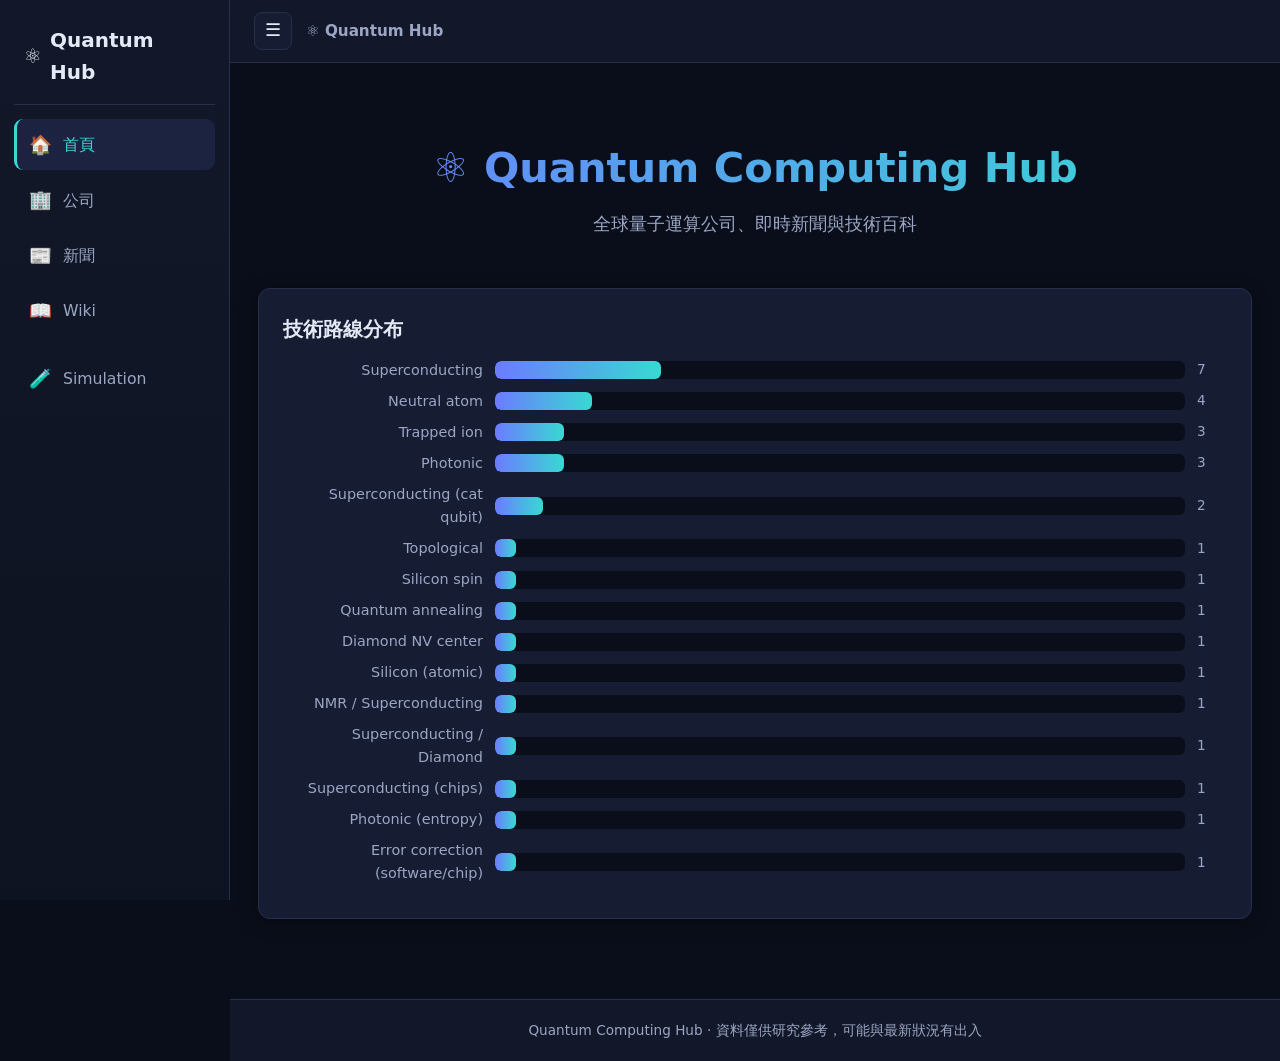
<file: index.html>
<!DOCTYPE html>
<html lang="zh-Hant">
<head>
  <meta charset="UTF-8">
  <meta name="viewport" content="width=device-width, initial-scale=1.0">
  <title>Quantum Hub — 首頁</title>
  <link rel="stylesheet" href="css/style.css">
</head>
<body data-page="home">
  <main class="container">
    <section class="hero">
      <h1>⚛ Quantum Computing Hub</h1>
      <p>全球量子運算公司、即時新聞與技術百科</p>
    </section>

    <section class="panel">
      <h2>技術路線分布</h2>
      <div class="tech-bars" id="tech-bars"></div>
    </section>
  </main>

  <script src="js/common.js"></script>
  <script src="js/index.js"></script>
</body>
</html>
</file>
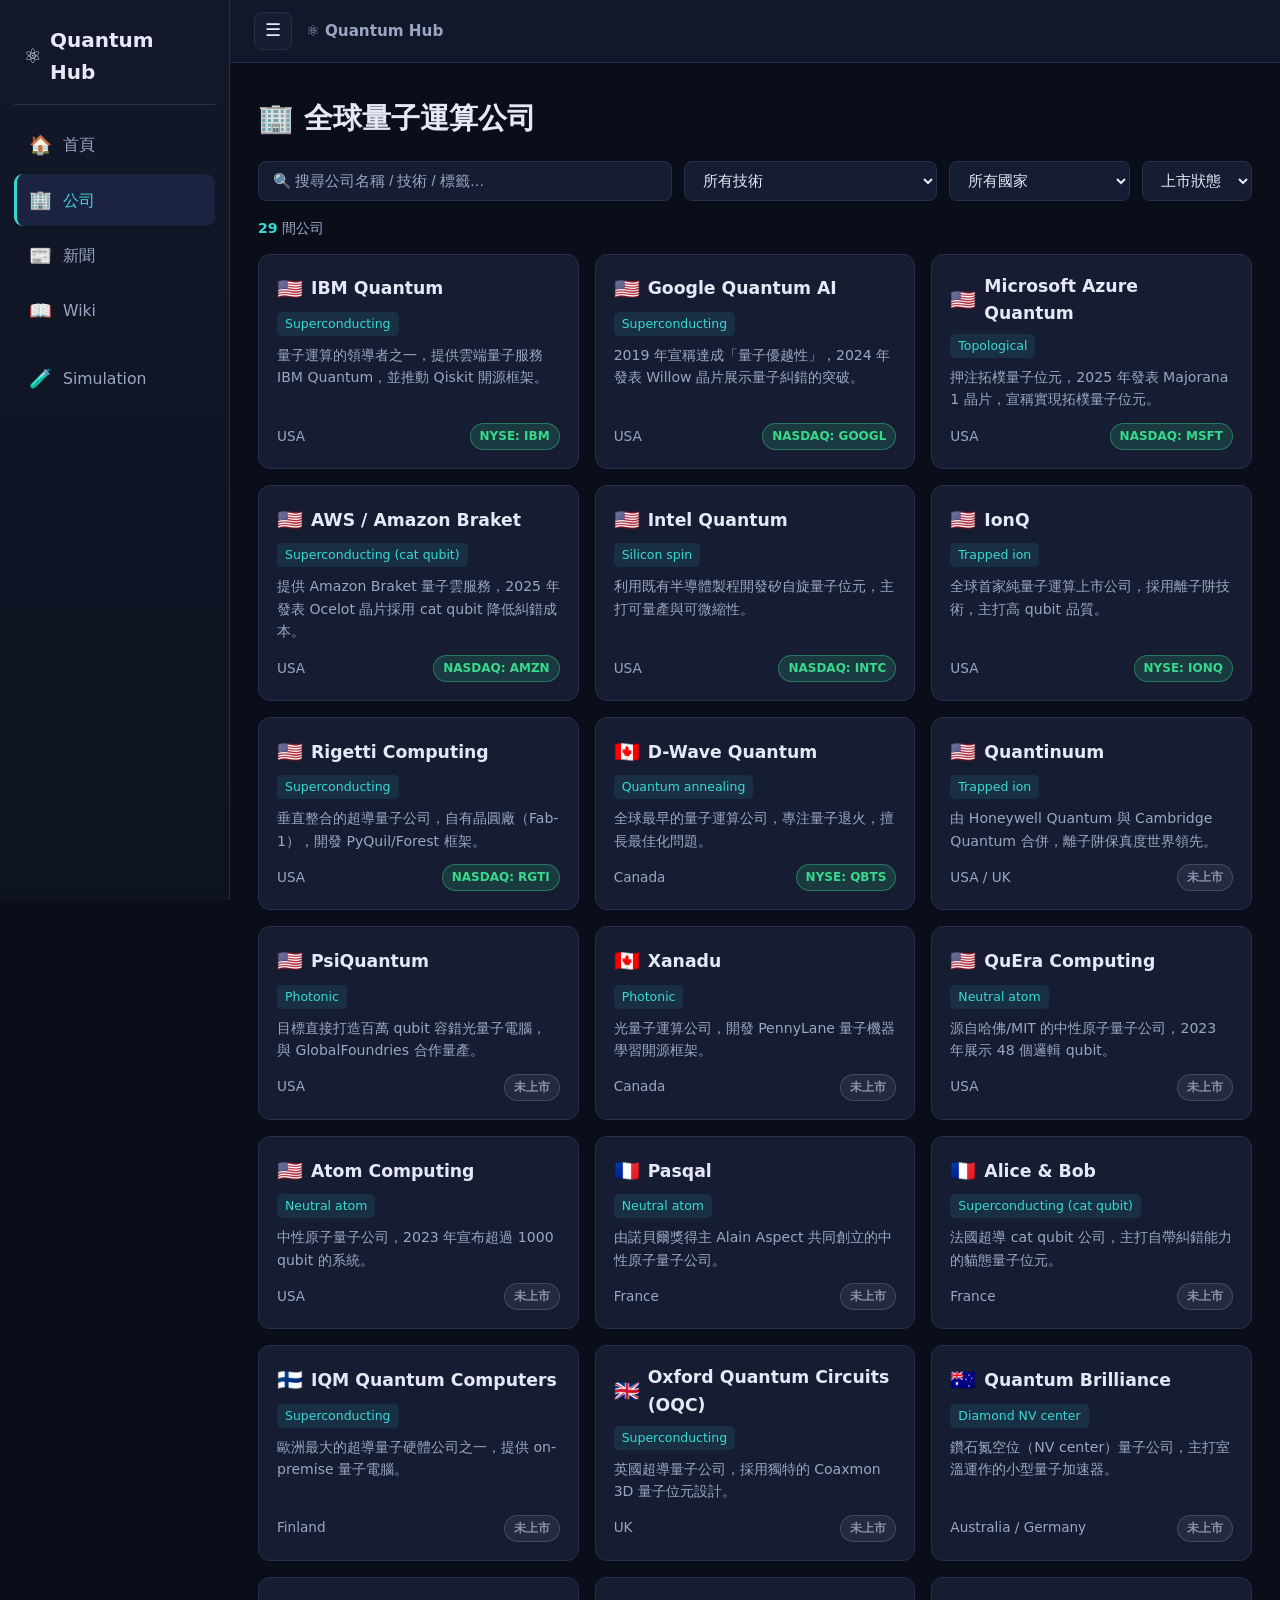
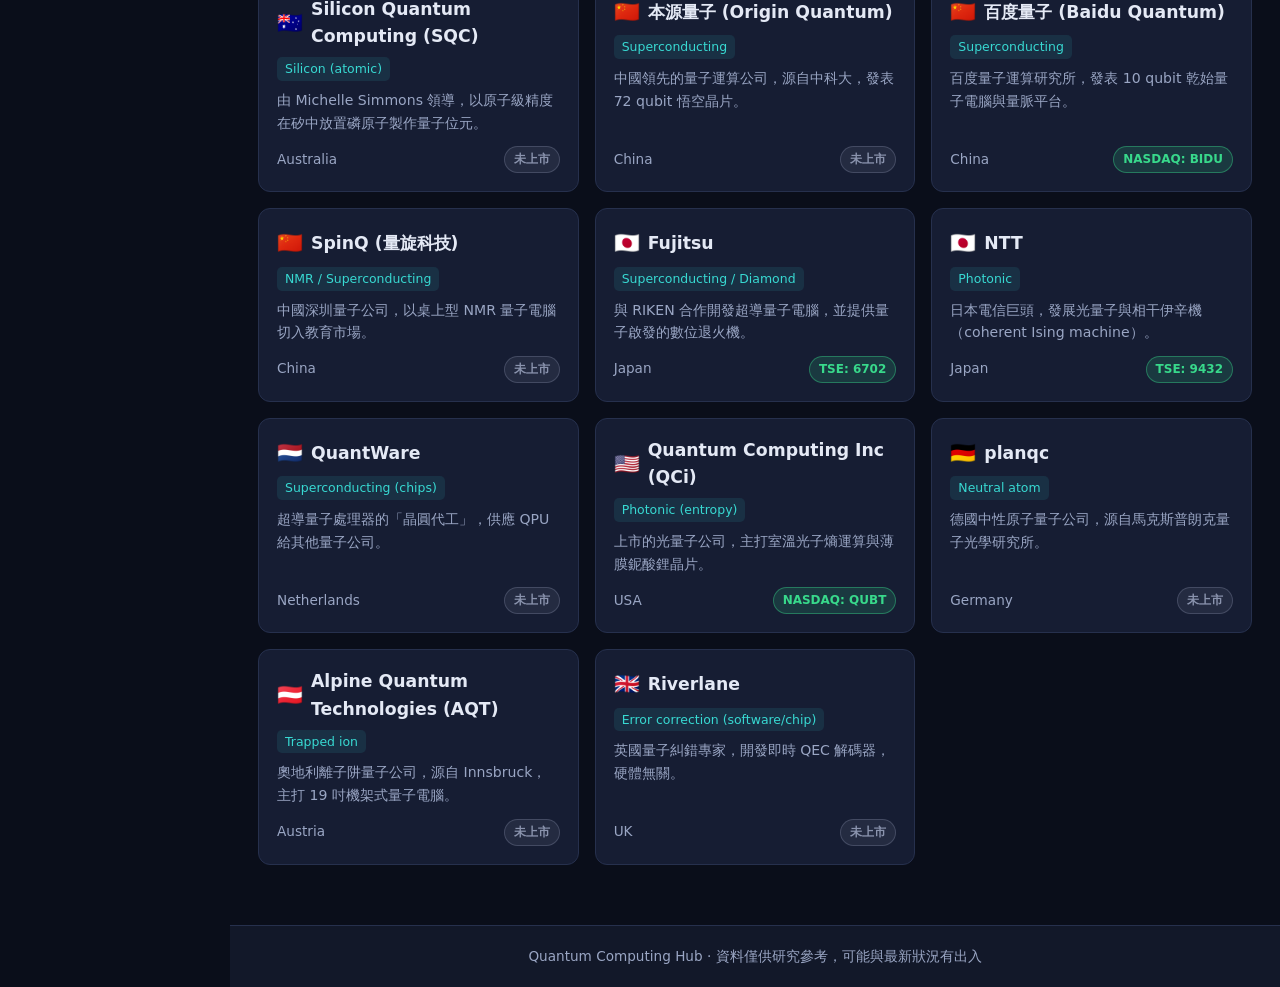
<file: companies.html>
<!DOCTYPE html>
<html lang="zh-Hant">
<head>
  <meta charset="UTF-8">
  <meta name="viewport" content="width=device-width, initial-scale=1.0">
  <title>量子公司資料庫</title>
  <link rel="stylesheet" href="css/style.css">
</head>
<body data-page="companies">
  <main class="container">
    <h1 class="page-title">🏢 全球量子運算公司</h1>

    <div class="filters">
      <input type="text" id="search" placeholder="🔍 搜尋公司名稱 / 技術 / 標籤…">
      <select id="filter-tech"><option value="">所有技術</option></select>
      <select id="filter-country"><option value="">所有國家</option></select>
      <select id="filter-public">
        <option value="">上市狀態</option>
        <option value="public">已上市</option>
        <option value="private">未上市</option>
      </select>
    </div>

    <div class="count-line"><span id="count">–</span> 間公司</div>
    <div class="company-grid" id="grid"></div>
    <div id="empty" class="empty-msg" style="display:none">沒有符合條件的公司</div>
  </main>

  <script src="js/common.js"></script>
  <script src="js/companies.js"></script>
</body>
</html>
</file>
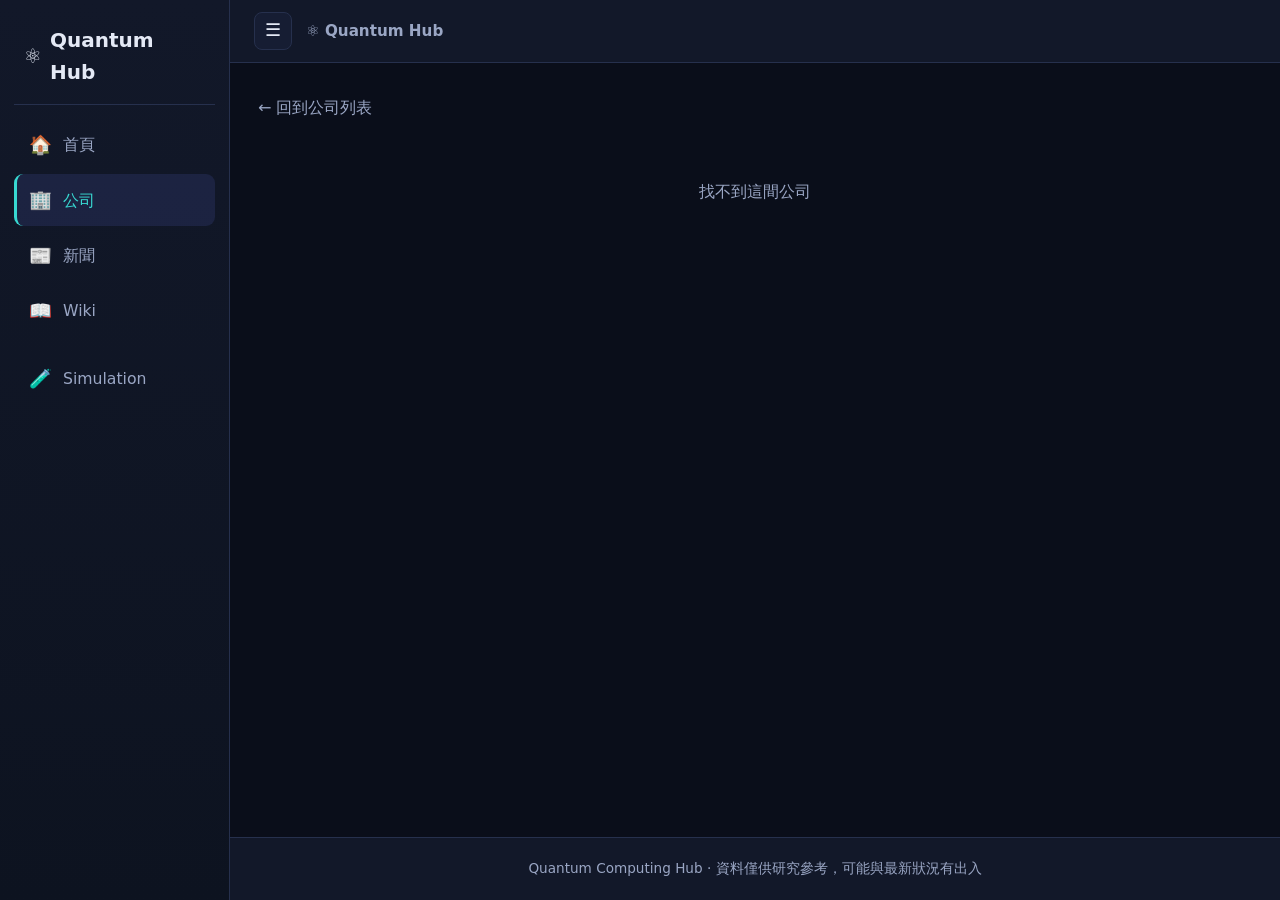
<file: company.html>
<!DOCTYPE html>
<html lang="zh-Hant">
<head>
  <meta charset="UTF-8">
  <meta name="viewport" content="width=device-width, initial-scale=1.0">
  <title>公司詳情 — Quantum Hub</title>
  <link rel="stylesheet" href="css/style.css">
</head>
<body data-page="companies">
  <main class="container">
    <a href="companies.html" class="back-link">← 回到公司列表</a>
    <div id="detail"></div>
  </main>

  <script src="js/common.js"></script>
  <script src="js/company.js"></script>
</body>
</html>
</file>
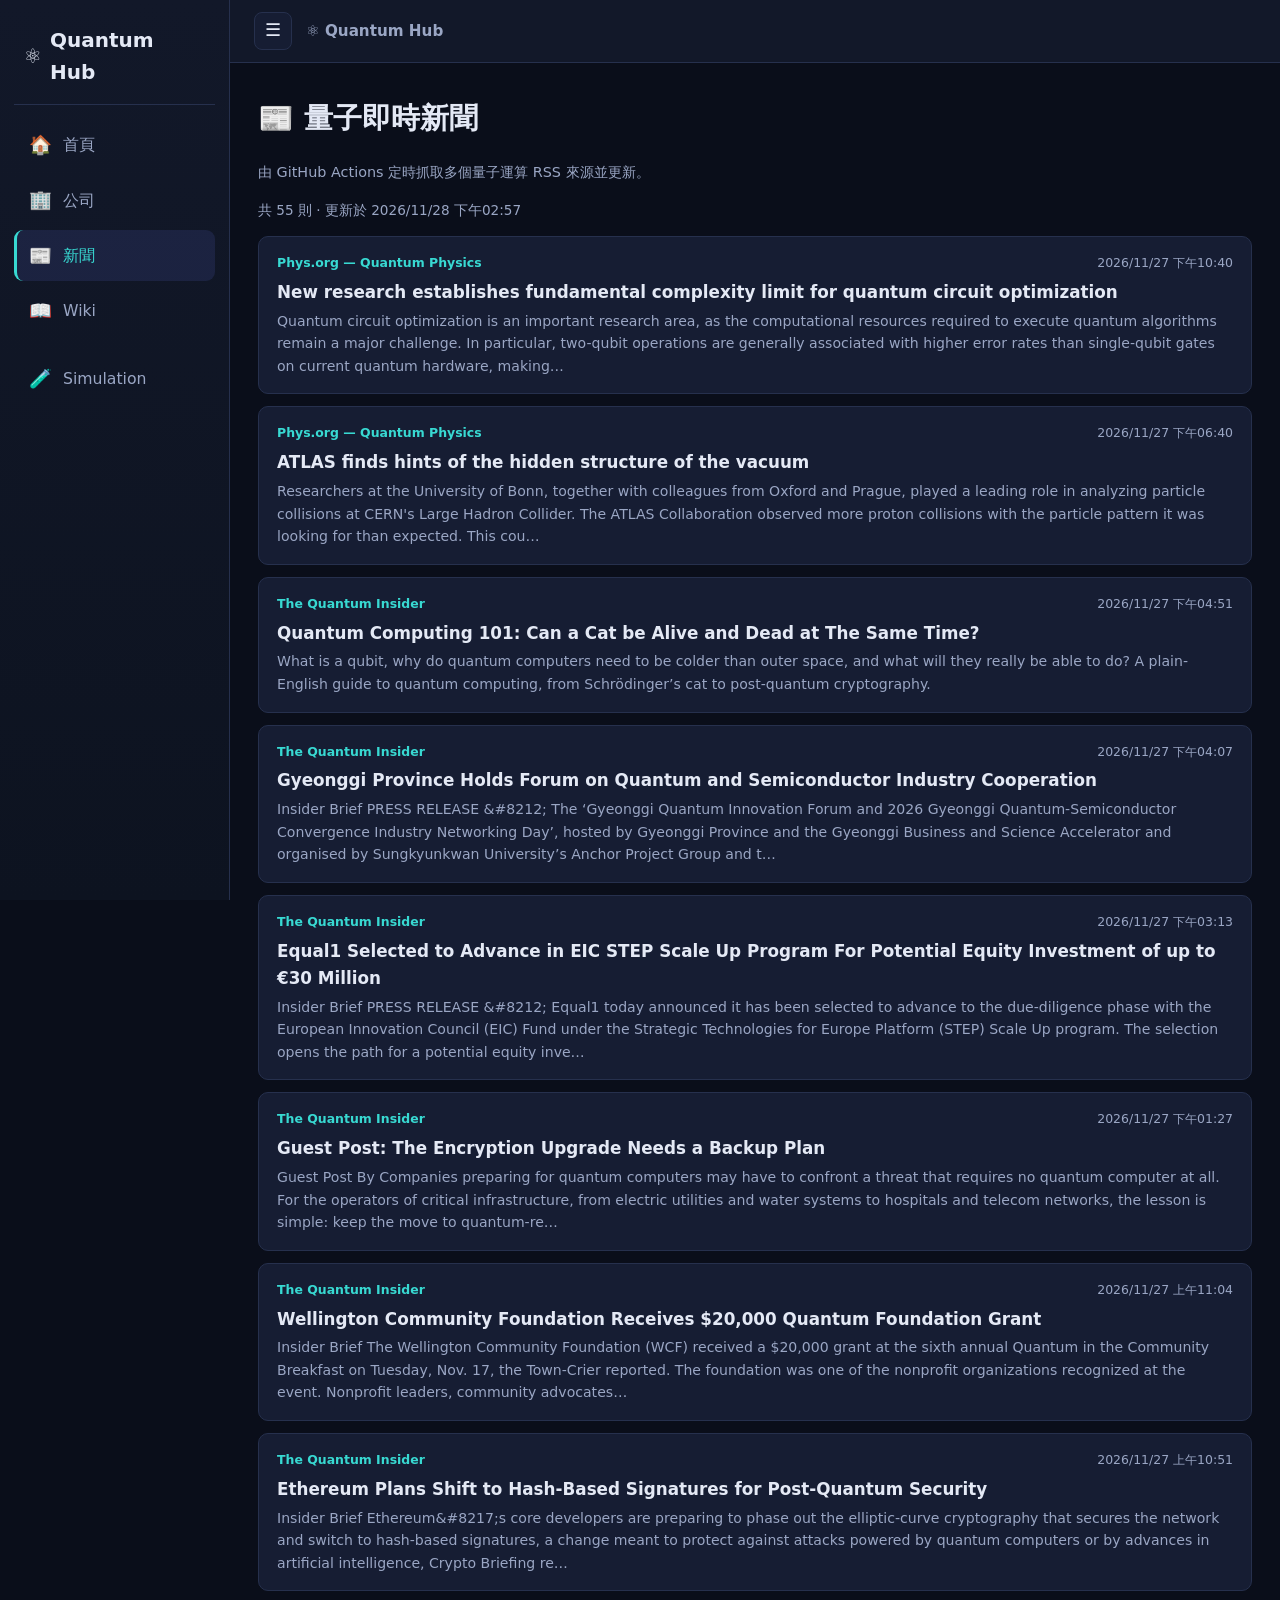
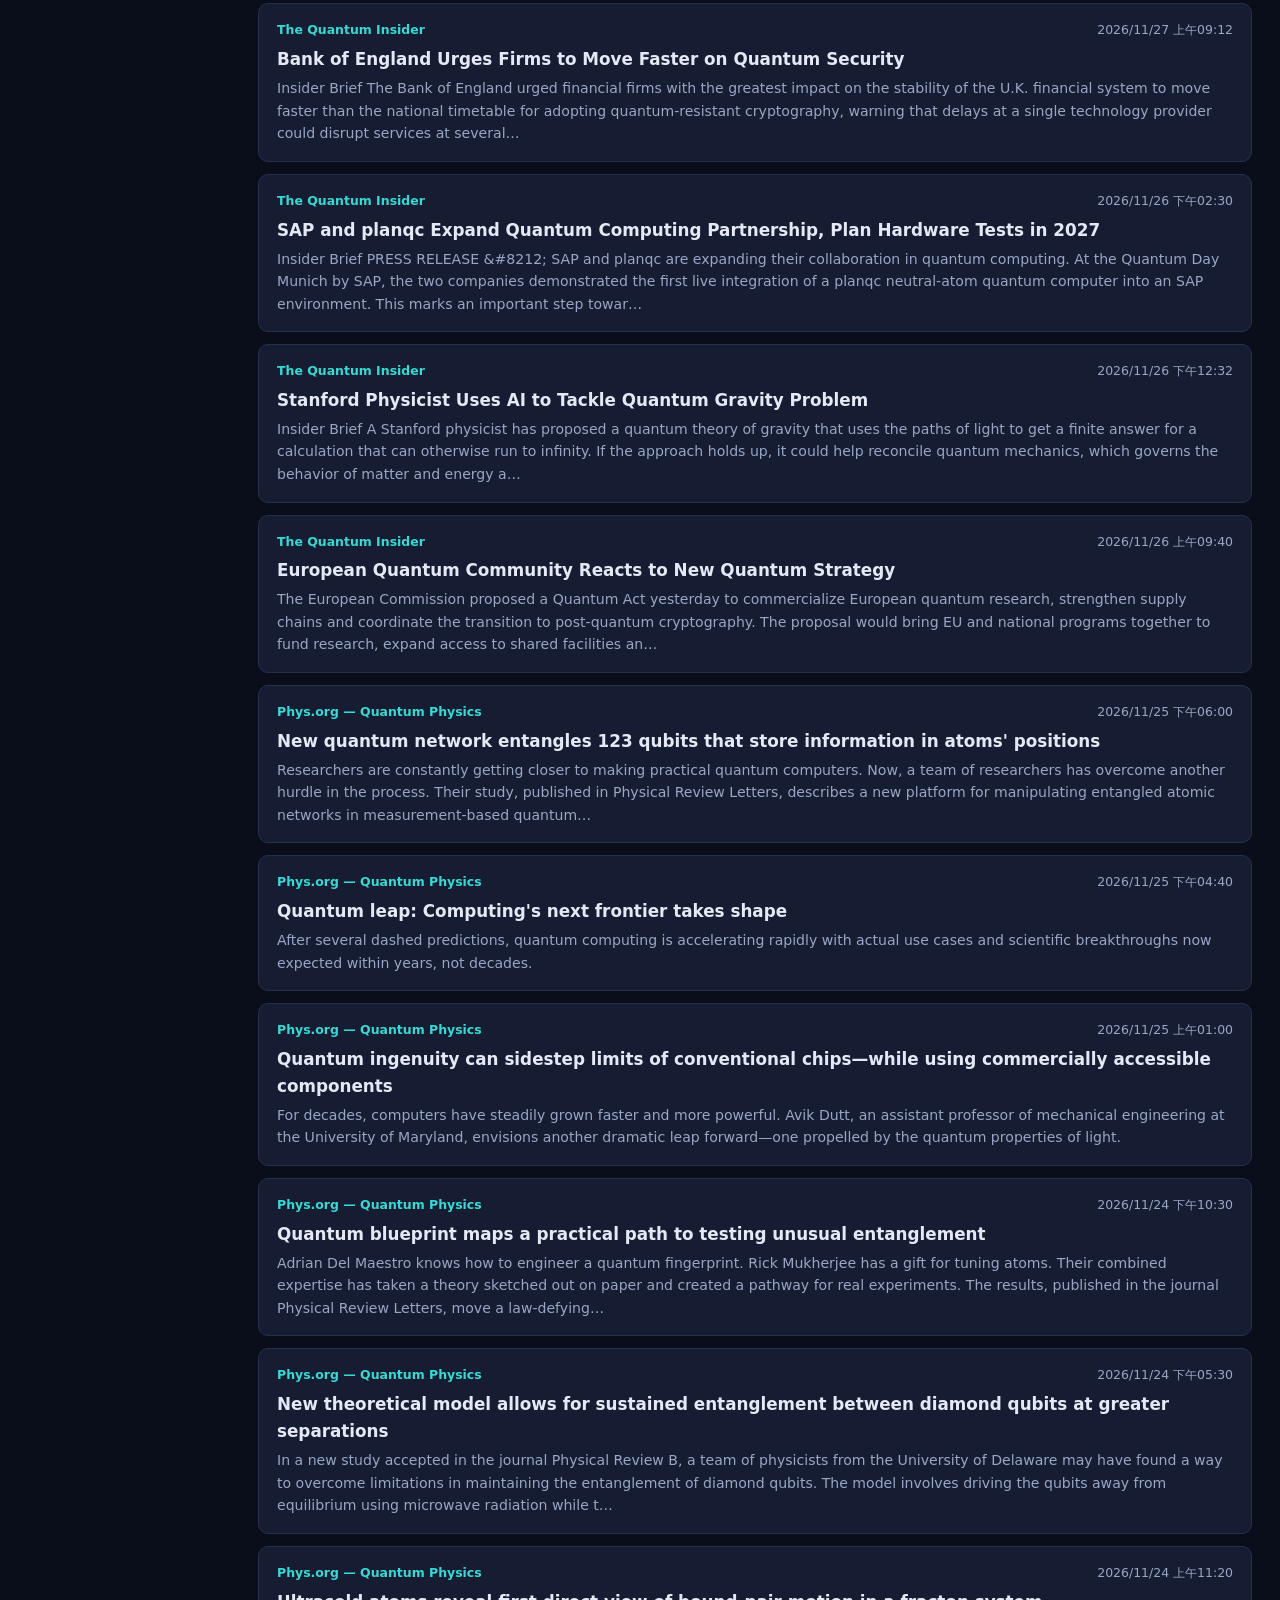
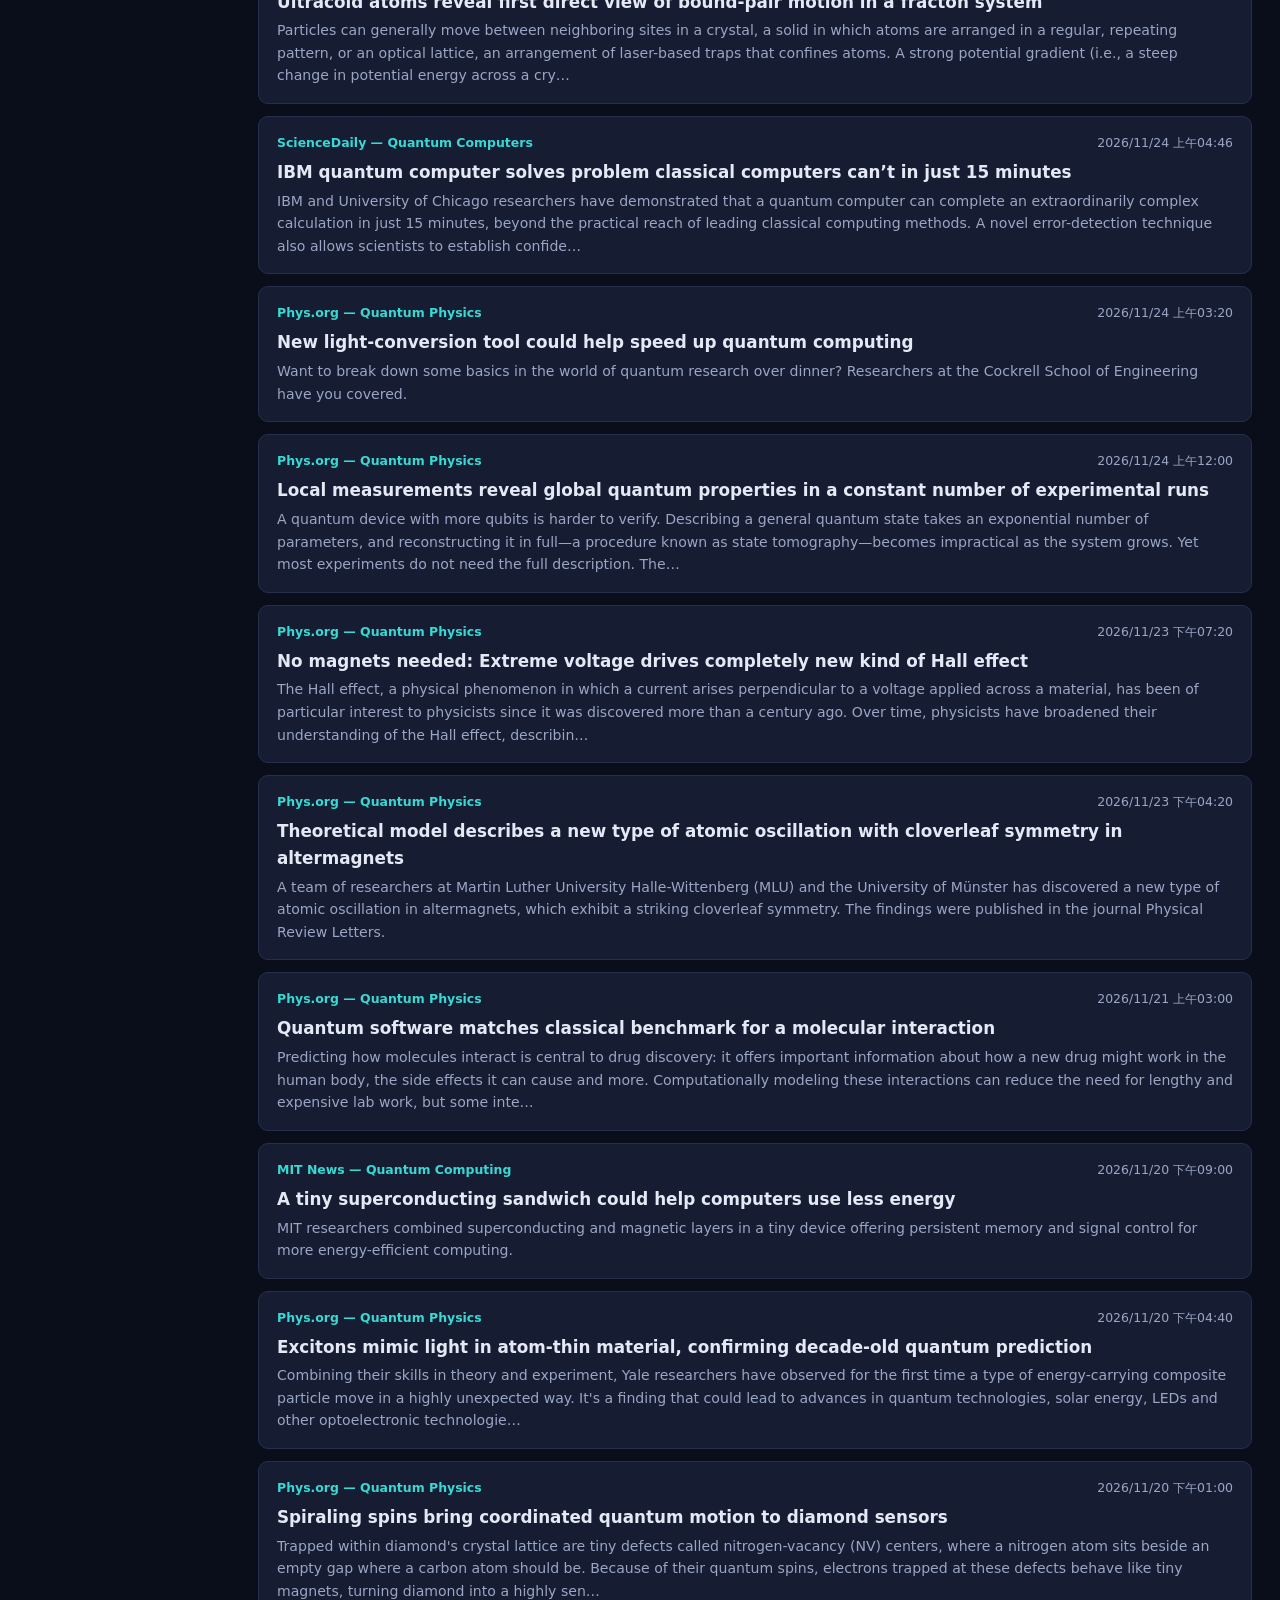
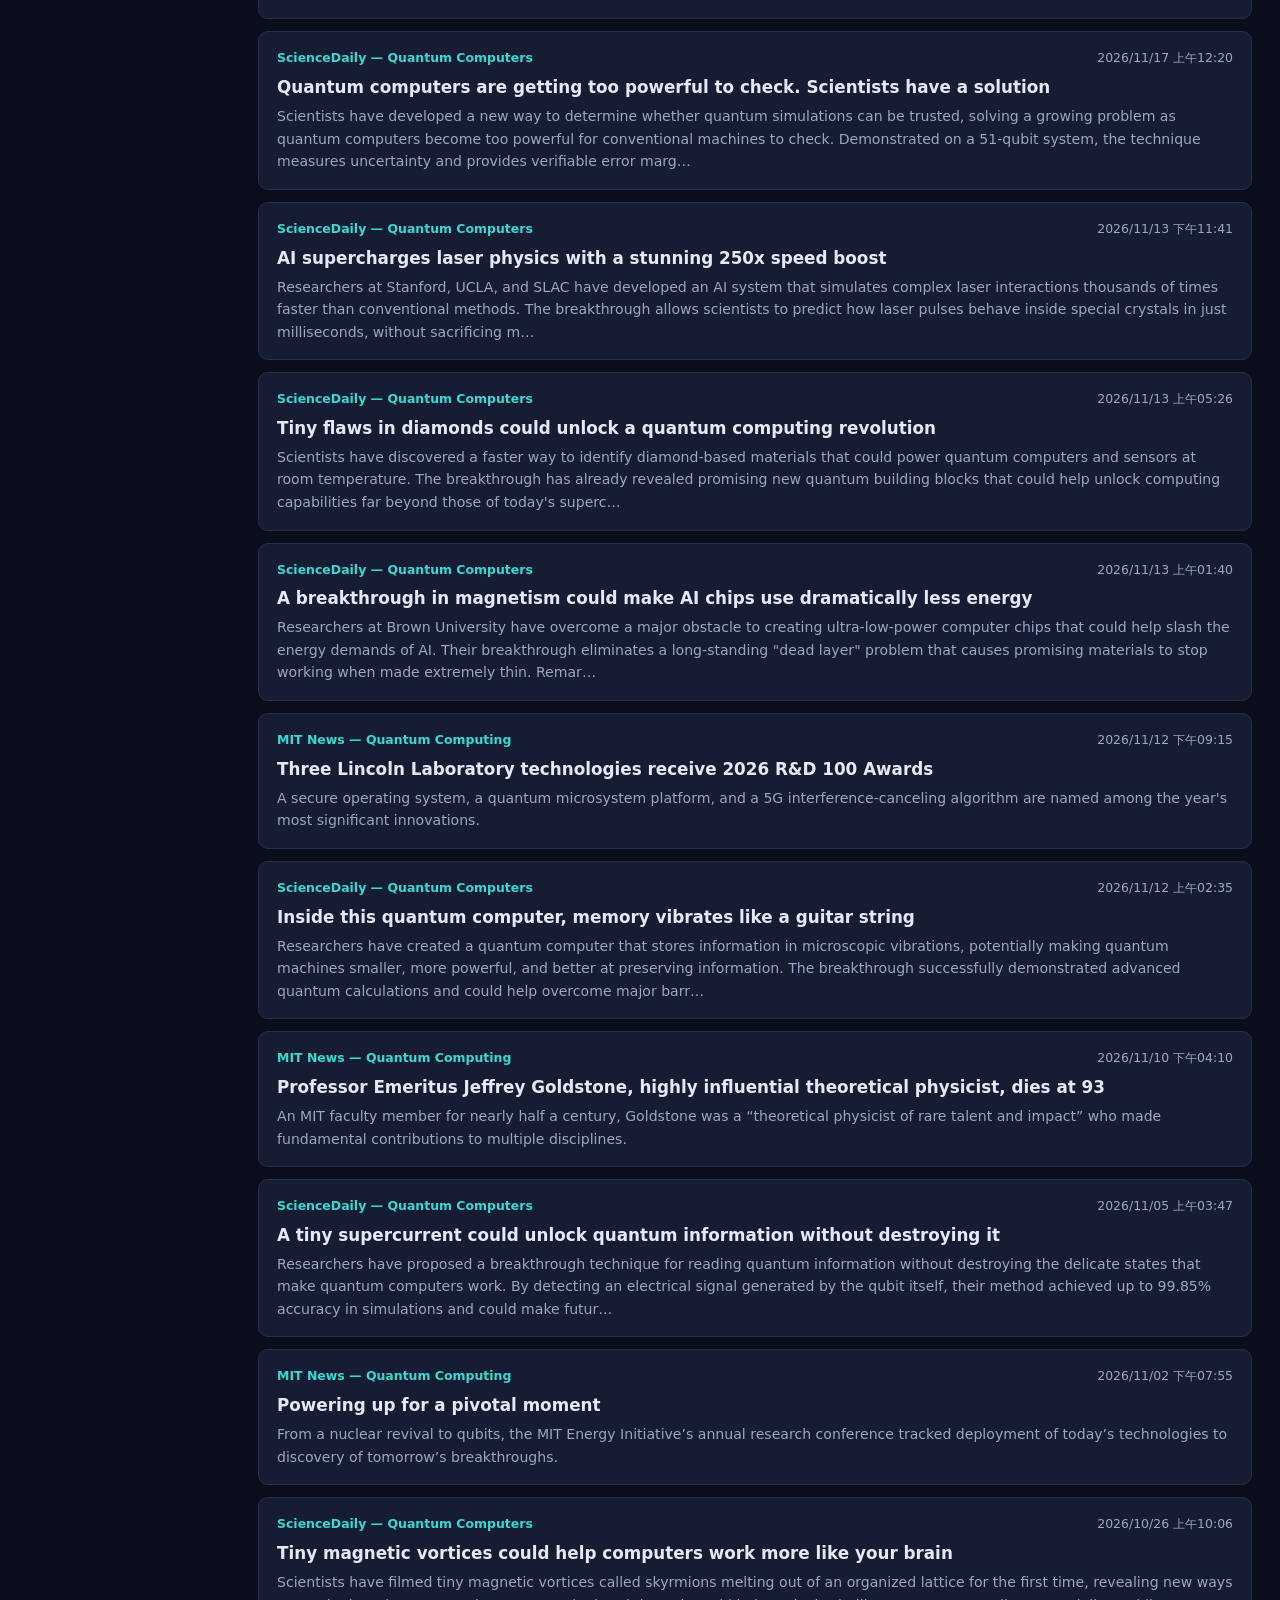
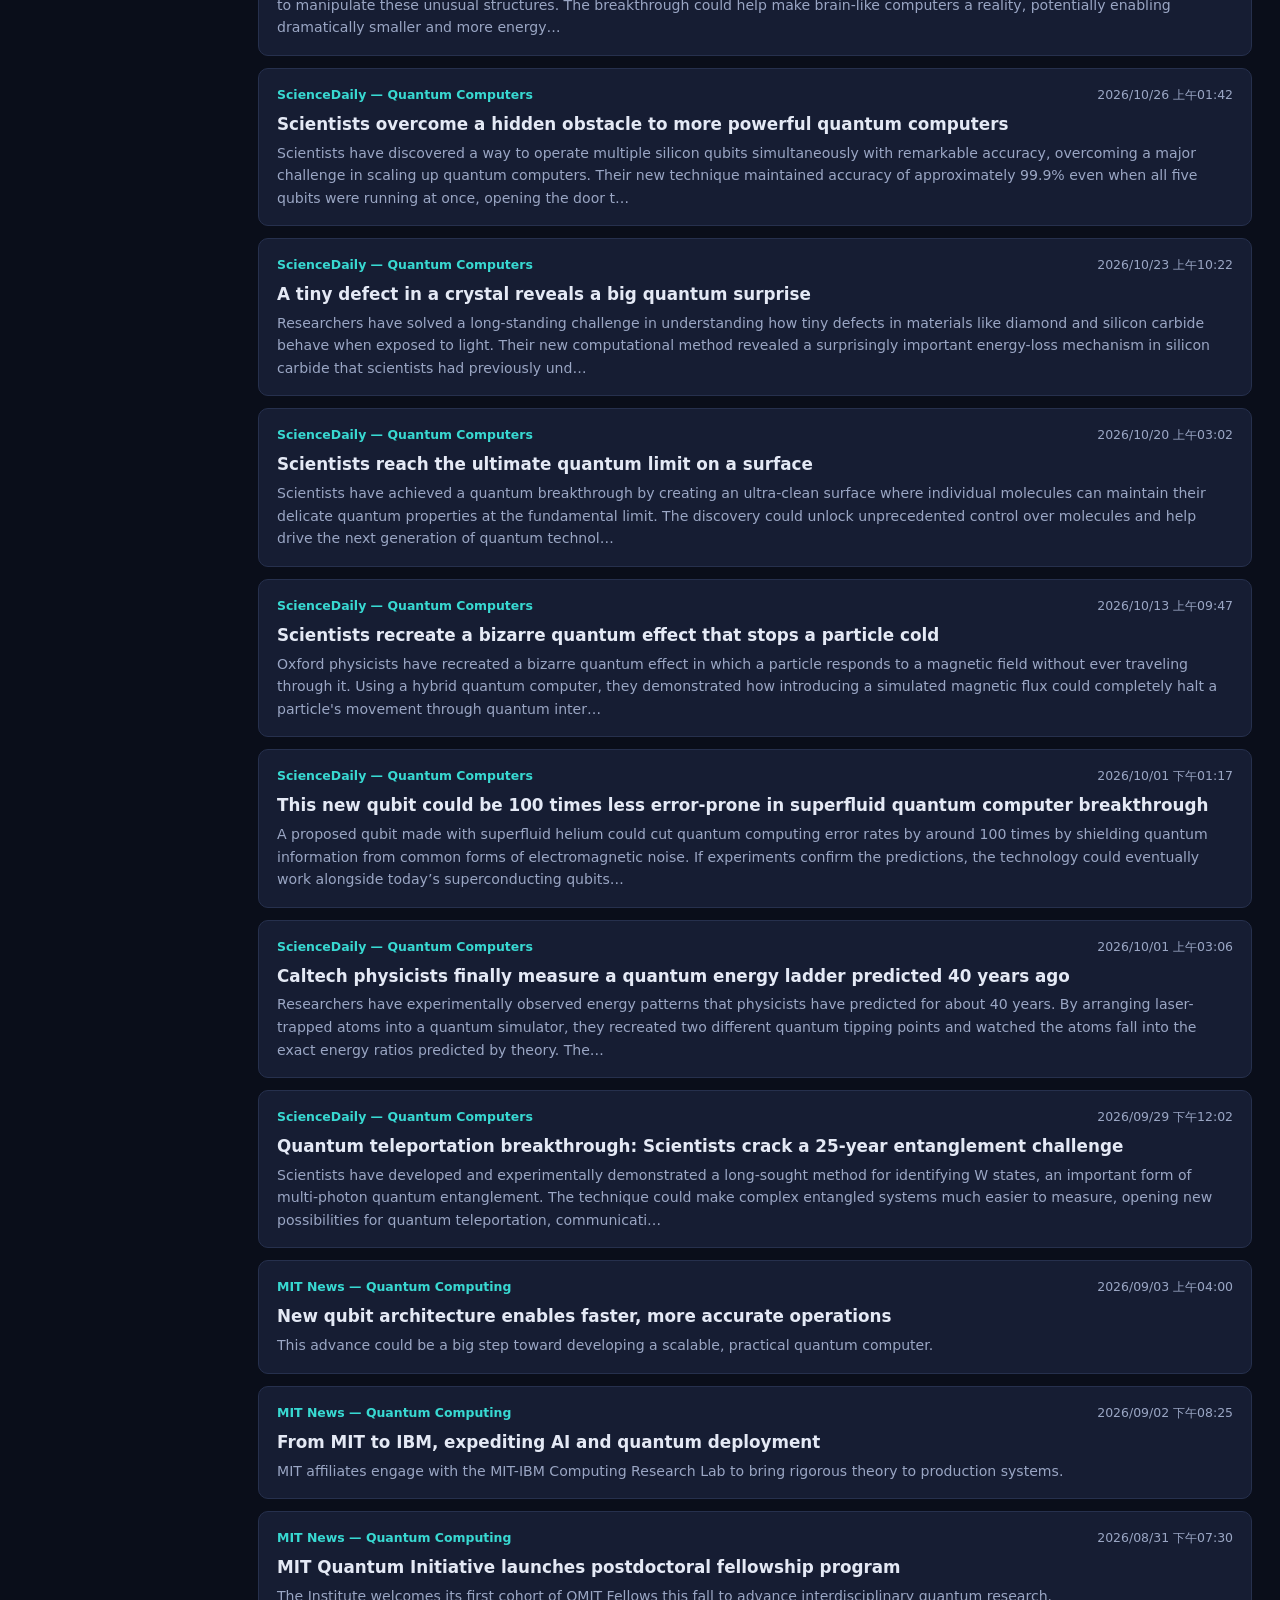
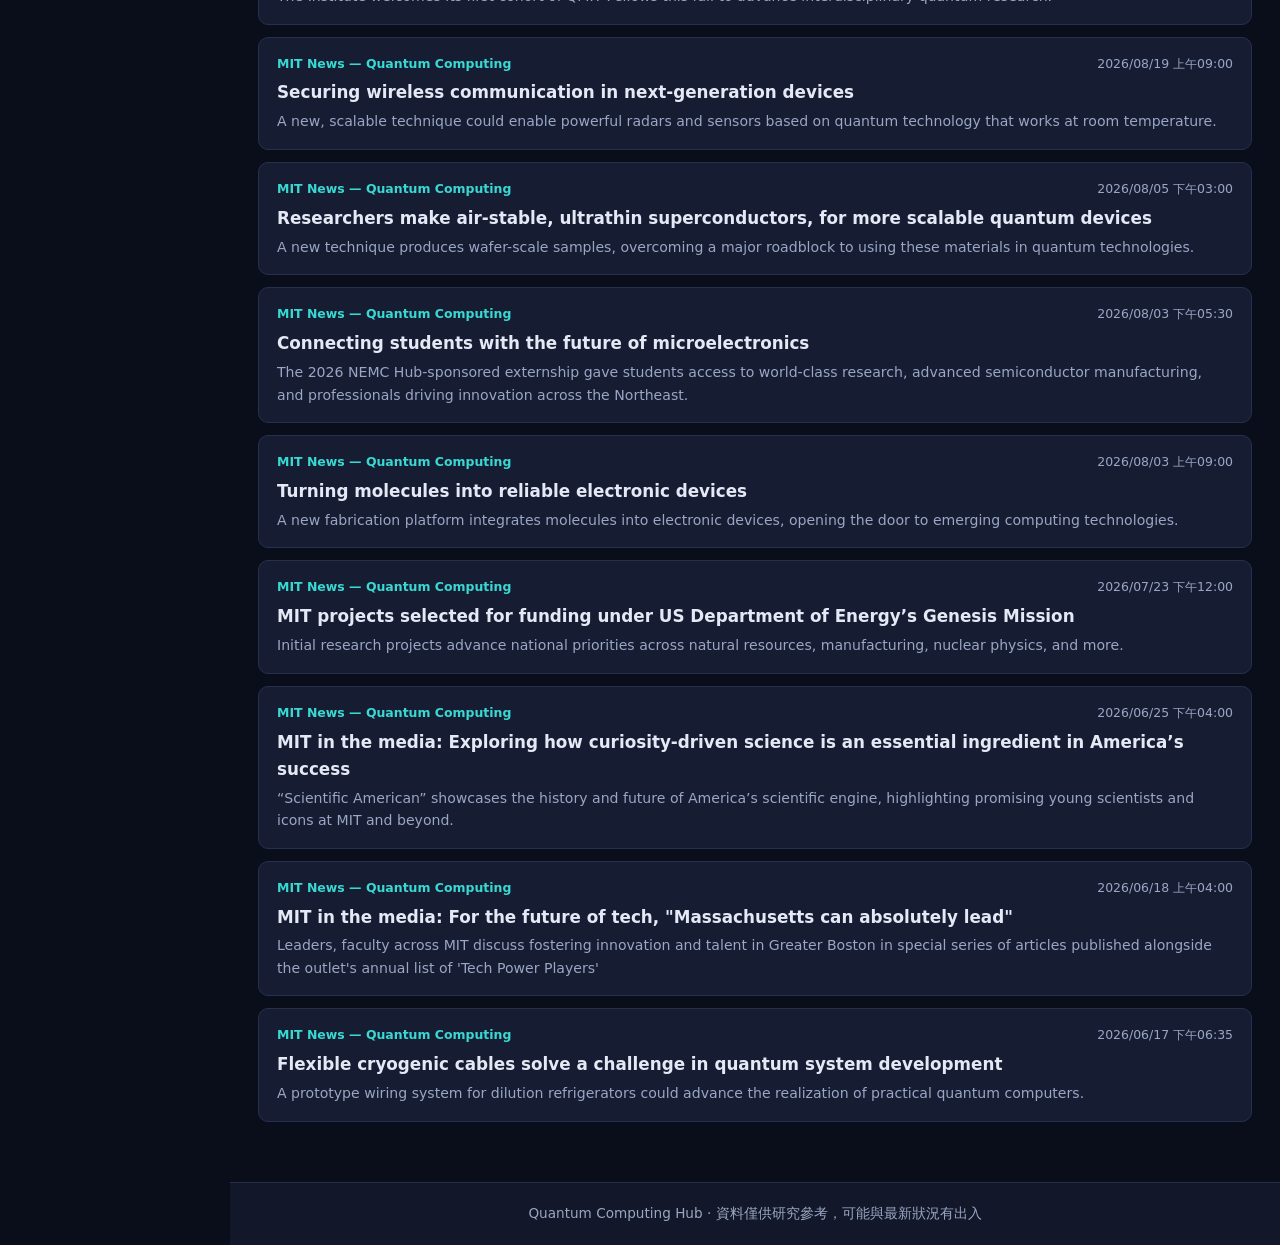
<file: news.html>
<!DOCTYPE html>
<html lang="zh-Hant">
<head>
  <meta charset="UTF-8">
  <meta name="viewport" content="width=device-width, initial-scale=1.0">
  <title>量子即時新聞</title>
  <link rel="stylesheet" href="css/style.css">
</head>
<body data-page="news">
  <main class="container">
    <h1 class="page-title">📰 量子即時新聞</h1>
    <p class="news-sub">由 GitHub Actions 定時抓取多個量子運算 RSS 來源並更新。</p>
    <div id="news-status" class="news-status">載入中…</div>
    <div id="news-list" class="news-list"></div>
  </main>

  <script src="js/common.js"></script>
  <script src="js/news.js"></script>
</body>
</html>
</file>
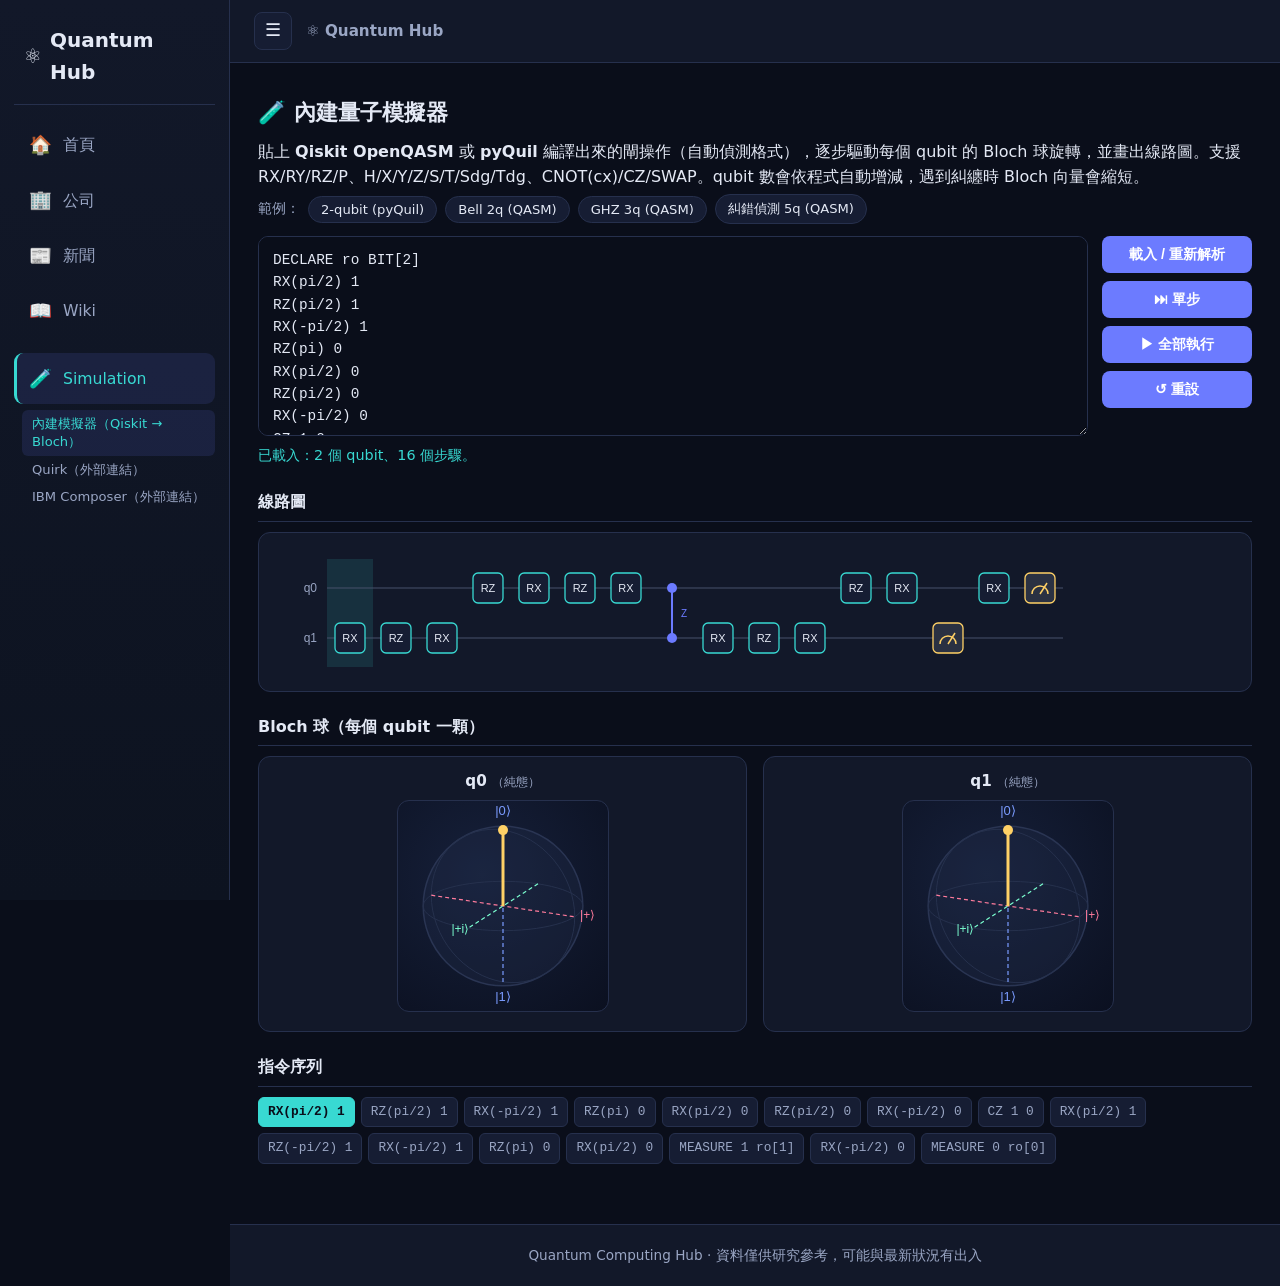
<file: simulation.html>
<!DOCTYPE html>
<html lang="zh-Hant">
<head>
  <meta charset="UTF-8">
  <meta name="viewport" content="width=device-width, initial-scale=1.0">
  <title>量子模擬器 — Quantum Hub</title>
  <link rel="stylesheet" href="css/style.css">
</head>
<body data-page="sim">
  <main class="container sim-container">
    <div id="sim-root"></div>
  </main>

  <script src="js/bloch.js"></script>
  <script src="js/quil.js"></script>
  <script src="js/common.js"></script>
  <script src="js/simulation.js"></script>
</body>
</html>
</file>
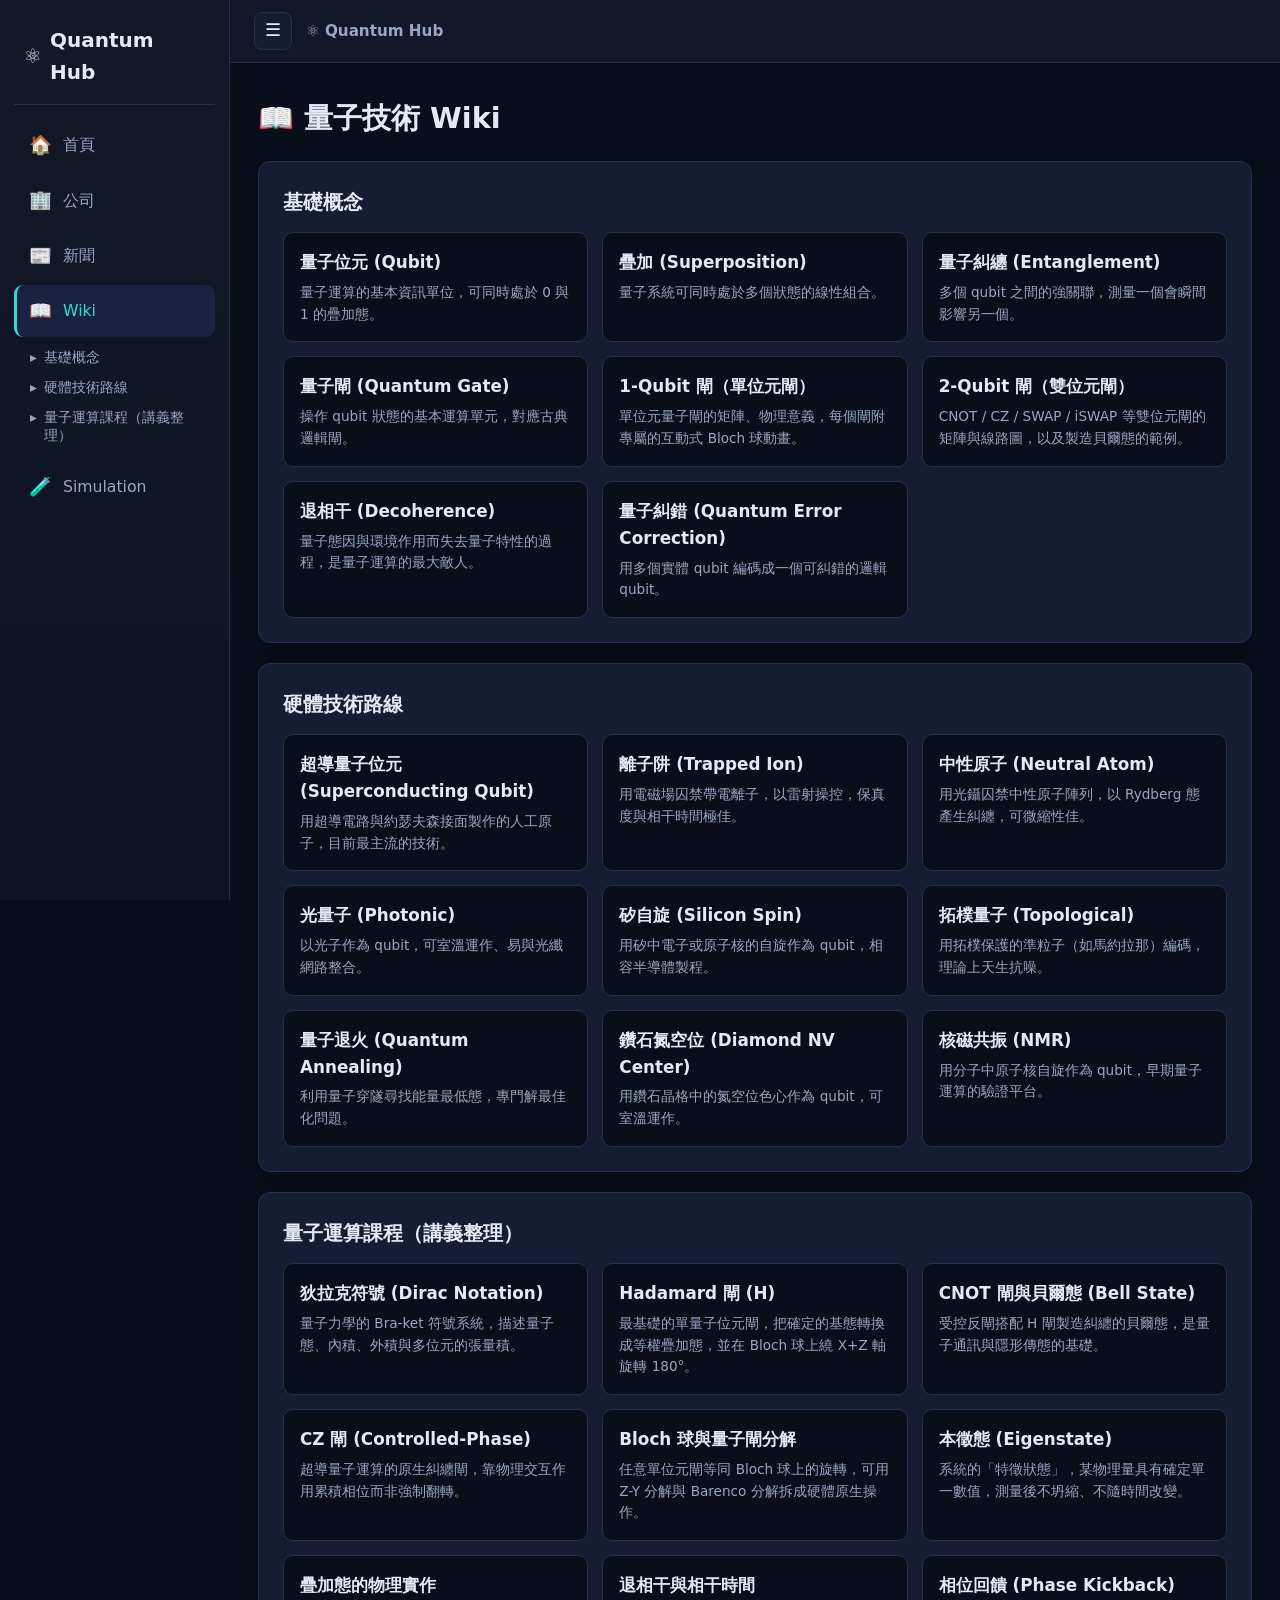
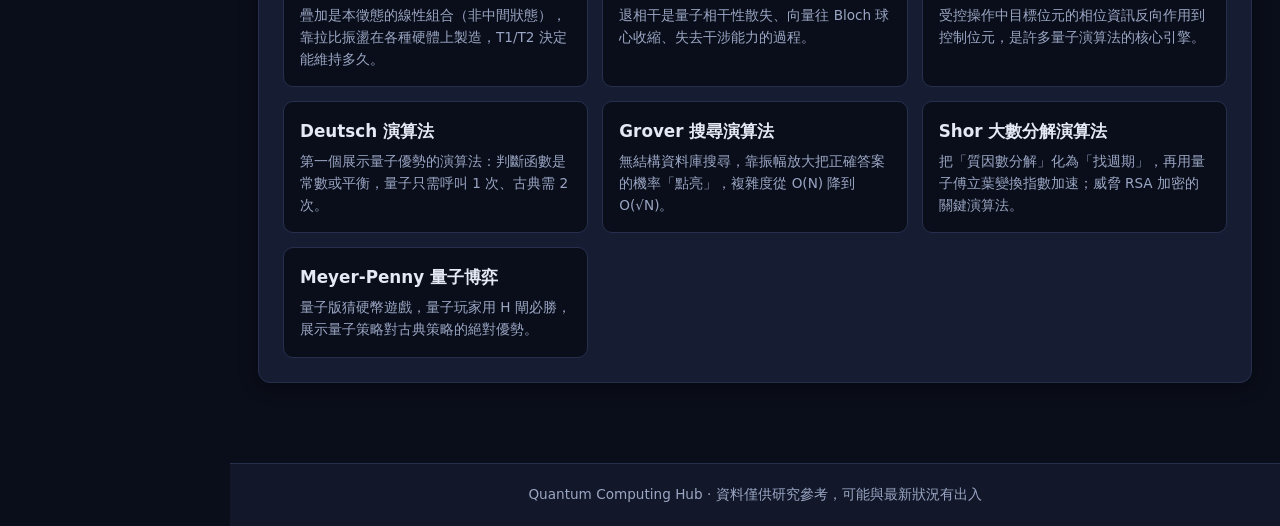
<file: wiki.html>
<!DOCTYPE html>
<html lang="zh-Hant">
<head>
  <meta charset="UTF-8">
  <meta name="viewport" content="width=device-width, initial-scale=1.0">
  <title>量子技術 Wiki</title>
  <link rel="stylesheet" href="css/style.css">
</head>
<body data-page="wiki">
  <main class="container">
    <h1 class="page-title">📖 量子技術 Wiki</h1>
    <div id="wiki-root"></div>
  </main>

  <script src="js/common.js"></script>
  <script src="js/wiki.js"></script>
</body>
</html>
</file>
<file: css/style.css>
:root {
  --bg:        #0a0e1a;
  --bg-soft:   #121829;
  --bg-card:   #161d33;
  --border:    #26304d;
  --text:      #e4e9f5;
  --text-dim:  #9aa6c4;
  --accent:    #6c7bff;
  --accent-2:  #38d9d2;
  --public:    #38d98b;
  --private:   #8a93ad;
  --shadow:    0 4px 18px rgba(0,0,0,.35);
}

* { box-sizing: border-box; margin: 0; padding: 0; }

body {
  font-family: "Segoe UI", "Microsoft JhengHei", system-ui, sans-serif;
  background: var(--bg);
  color: var(--text);
  line-height: 1.6;
  min-height: 100vh;
  display: flex;
  flex-direction: column;
}

a { color: var(--accent-2); text-decoration: none; }
a:hover { text-decoration: underline; }

/* ── Sidebar layout ── */
:root { --side-w: 230px; }

.sidebar {
  position: fixed; left: 0; top: 0; width: var(--side-w); height: 100vh;
  background: linear-gradient(180deg, #121829, #0d1320);
  border-right: 1px solid var(--border);
  display: flex; flex-direction: column; gap: 6px;
  padding: 18px 14px; z-index: 60;
  transition: transform .22s ease;
}
.sidebar .brand {
  font-size: 1.25rem; font-weight: 700; color: var(--text);
  padding: 6px 10px 16px; display: flex; align-items: center; gap: 8px;
  border-bottom: 1px solid var(--border); margin-bottom: 8px;
}
.sidebar .brand:hover { text-decoration: none; color: var(--accent-2); }
.side-nav { display: flex; flex-direction: column; gap: 4px; }
.side-link {
  display: flex; align-items: center; gap: 12px;
  padding: 11px 12px; border-radius: 9px;
  color: var(--text-dim); font-weight: 500; font-size: .98rem;
  border-left: 3px solid transparent;
}
.side-link:hover { background: var(--bg-card); color: var(--text); text-decoration: none; }
.side-link.on {
  background: rgba(108,123,255,.12); color: var(--accent-2);
  border-left-color: var(--accent-2);
}
.side-icon { font-size: 1.15rem; width: 22px; text-align: center; }

/* Wiki sub-menu (categories → topics) */
.side-sub { margin: 2px 0 6px 8px; display: flex; flex-direction: column; }
.sub-cat-head {
  background: none; border: none; color: var(--text-dim);
  text-align: left; cursor: pointer; font-size: .86rem; padding: 6px 10px 6px 22px;
  border-radius: 7px; width: 100%; font-family: inherit; position: relative;
}
.sub-cat-head::before {
  content: "▸"; position: absolute; left: 8px; top: 6px;
  transition: transform .15s; display: inline-block;
}
.sub-cat.open > .sub-cat-head::before { transform: rotate(90deg); }
.sub-cat-head:hover { background: var(--bg-card); color: var(--text); }
.sub-cat.open > .sub-cat-head { color: var(--accent-2); }
.sub-cat-body {
  display: none; flex-direction: column;
  border-left: 1px solid var(--border); margin-left: 14px; padding-left: 4px;
}
.sub-cat.open .sub-cat-body { display: flex; }
.sub-topic {
  color: var(--text-dim); font-size: .82rem; padding: 5px 10px;
  border-radius: 6px; line-height: 1.35;
}
.sub-topic:hover { background: var(--bg-card); color: var(--text); text-decoration: none; }
.sub-topic.on { color: var(--accent-2); background: rgba(108,123,255,.12); }

/* Topbar (collapse toggle) */
.topbar {
  display: flex; align-items: center; gap: 14px;
  padding: 12px 24px; background: var(--bg-soft);
  border-bottom: 1px solid var(--border);
  position: sticky; top: 0; z-index: 40;
}
.side-toggle {
  background: var(--bg-card); border: 1px solid var(--border); color: var(--text);
  width: 38px; height: 38px; border-radius: 8px; cursor: pointer;
  font-size: 1.1rem; line-height: 1; display: flex; align-items: center; justify-content: center;
}
.side-toggle:hover { border-color: var(--accent); color: var(--accent-2); }
.topbar-title { font-weight: 700; color: var(--text); font-size: 1.05rem; }

.side-backdrop {
  position: fixed; inset: 0; background: rgba(0,0,0,.5);
  z-index: 55; opacity: 0; pointer-events: none; transition: opacity .2s;
}

/* ── Main wrapper / layout ── */
.main-wrap {
  margin-left: var(--side-w); min-height: 100vh;
  display: flex; flex-direction: column;
  transition: margin-left .22s ease;
}
.container { flex: 1; width: 100%; max-width: 1180px; margin: 0 auto; padding: 32px 28px 60px; }
.footer {
  text-align: center; padding: 20px; color: var(--text-dim);
  font-size: .85rem; border-top: 1px solid var(--border); background: var(--bg-soft);
}

/* Collapsed (desktop): slide sidebar out, expand content */
body.sidebar-collapsed .sidebar { transform: translateX(calc(-1 * var(--side-w))); }
body.sidebar-collapsed .main-wrap { margin-left: 0; }
.page-title { font-size: 1.8rem; margin-bottom: 20px; }
.back-link { display: inline-block; margin-bottom: 18px; color: var(--text-dim); }

/* ── Hero / home ── */
.hero { text-align: center; padding: 40px 0 30px; }
.hero h1 {
  font-size: 2.6rem;
  background: linear-gradient(90deg, var(--accent), var(--accent-2));
  -webkit-background-clip: text; background-clip: text; -webkit-text-fill-color: transparent;
}
.hero p { color: var(--text-dim); font-size: 1.1rem; margin-top: 8px; }

.stat-grid {
  display: grid; grid-template-columns: repeat(4, 1fr); gap: 16px; margin: 28px 0;
}
.stat-card {
  background: var(--bg-card); border: 1px solid var(--border); border-radius: 12px;
  padding: 22px; text-align: center; box-shadow: var(--shadow);
}
.stat-num {
  font-size: 2.2rem; font-weight: 700; color: var(--accent-2);
}
.stat-label { color: var(--text-dim); font-size: .9rem; margin-top: 4px; }

.card-row {
  display: grid; grid-template-columns: repeat(3, 1fr); gap: 18px; margin: 28px 0;
}
.nav-card {
  background: var(--bg-card); border: 1px solid var(--border); border-radius: 12px;
  padding: 24px; color: var(--text); transition: transform .15s, border-color .15s;
}
.nav-card:hover { transform: translateY(-4px); border-color: var(--accent); text-decoration: none; }
.nav-card h2 { margin-bottom: 8px; font-size: 1.25rem; }
.nav-card p { color: var(--text-dim); font-size: .92rem; }

/* ── Panels ── */
.panel {
  background: var(--bg-card); border: 1px solid var(--border); border-radius: 12px;
  padding: 24px; margin: 20px 0; box-shadow: var(--shadow);
}
.panel h2 { font-size: 1.25rem; margin-bottom: 14px; color: var(--text); }

/* ── Tech bars ── */
.tech-bar-row { display: flex; align-items: center; gap: 12px; margin: 8px 0; }
.tech-bar-label { width: 200px; font-size: .9rem; color: var(--text-dim); text-align: right; }
.tech-bar-track { flex: 1; background: var(--bg); border-radius: 6px; height: 18px; overflow: hidden; }
.tech-bar-fill {
  height: 100%; border-radius: 6px;
  background: linear-gradient(90deg, var(--accent), var(--accent-2));
}
.tech-bar-count { width: 30px; font-size: .85rem; color: var(--text-dim); }

/* ── Filters ── */
.filters { display: flex; gap: 12px; flex-wrap: wrap; margin-bottom: 16px; }
.filters input, .filters select {
  background: var(--bg-card); border: 1px solid var(--border); color: var(--text);
  padding: 10px 14px; border-radius: 8px; font-size: .92rem;
}
.filters input { flex: 1; min-width: 220px; }
.filters input::placeholder { color: var(--text-dim); }
.filters select { cursor: pointer; }
.count-line { color: var(--text-dim); font-size: .88rem; margin-bottom: 14px; }
.count-line span { color: var(--accent-2); font-weight: 700; }

/* ── Company grid ── */
.company-grid {
  display: grid; grid-template-columns: repeat(auto-fill, minmax(280px, 1fr)); gap: 16px;
}
.company-card {
  background: var(--bg-card); border: 1px solid var(--border); border-radius: 12px;
  padding: 18px; color: var(--text); display: flex; flex-direction: column;
  transition: transform .15s, border-color .15s;
}
.company-card:hover { transform: translateY(-3px); border-color: var(--accent); text-decoration: none; }
.cc-head { display: flex; align-items: center; gap: 8px; margin-bottom: 6px; }
.cc-flag { font-size: 1.3rem; }
.cc-name { font-weight: 700; font-size: 1.08rem; }
.cc-tech {
  display: inline-block; font-size: .78rem; color: var(--accent-2);
  background: rgba(56,217,210,.1); padding: 2px 8px; border-radius: 5px; margin-bottom: 8px;
  width: fit-content;
}
.cc-summary { color: var(--text-dim); font-size: .88rem; flex: 1; }
.cc-foot { display: flex; align-items: center; justify-content: space-between; margin-top: 12px; }
.cc-country { color: var(--text-dim); font-size: .85rem; }

/* ── Badges ── */
.badge { font-size: .75rem; padding: 3px 9px; border-radius: 20px; font-weight: 600; }
.badge.big { font-size: .9rem; padding: 6px 14px; }
.badge-public { background: rgba(56,217,139,.15); color: var(--public); border: 1px solid rgba(56,217,139,.4); }
.badge-private { background: rgba(138,147,173,.12); color: var(--private); border: 1px solid rgba(138,147,173,.3); }
.empty-msg { text-align: center; color: var(--text-dim); padding: 40px; }

/* ── Company detail ── */
.detail-header { display: flex; align-items: center; justify-content: space-between; gap: 16px; flex-wrap: wrap; }
.dh-title { display: flex; align-items: center; gap: 12px; }
.dh-flag { font-size: 2rem; }
.detail-header h1 { font-size: 2rem; }
.detail-meta {
  display: grid; grid-template-columns: repeat(auto-fit, minmax(200px, 1fr));
  gap: 12px; margin: 22px 0 16px;
}
.meta-item {
  background: var(--bg-card); border: 1px solid var(--border); border-radius: 10px; padding: 12px 16px;
}
.meta-k { display: block; color: var(--text-dim); font-size: .78rem; margin-bottom: 3px; }
.meta-v { font-weight: 600; word-break: break-all; }
.detail-tags { display: flex; gap: 8px; flex-wrap: wrap; margin-bottom: 8px; }
.tag {
  background: rgba(108,123,255,.12); color: var(--accent); border: 1px solid rgba(108,123,255,.35);
  font-size: .8rem; padding: 4px 11px; border-radius: 20px;
}
.tag-link:hover { background: rgba(108,123,255,.25); text-decoration: none; }
.detail-desc { color: var(--text); }
.detail-cols { display: grid; grid-template-columns: 1fr 1fr; gap: 18px; }
.chip-list, .timeline { list-style: none; }
.chip-list li {
  background: var(--bg); border-left: 3px solid var(--accent-2);
  padding: 8px 14px; margin: 6px 0; border-radius: 0 6px 6px 0; font-size: .9rem;
}
.timeline li {
  padding: 8px 0 8px 20px; position: relative; color: var(--text-dim); font-size: .9rem;
  border-left: 2px solid var(--border); margin-left: 6px;
}
.timeline li::before {
  content: ""; position: absolute; left: -7px; top: 14px;
  width: 11px; height: 11px; border-radius: 50%; background: var(--accent);
}

/* ── News ── */
.news-head { display: flex; align-items: center; justify-content: space-between; }
.news-sub { color: var(--text-dim); font-size: .9rem; margin: 4px 0 16px; }
.btn {
  background: var(--accent); color: #fff; border: none; padding: 9px 18px;
  border-radius: 8px; cursor: pointer; font-size: .9rem; font-weight: 600;
}
.btn:hover { background: #5867e8; }
.news-status { color: var(--text-dim); font-size: .85rem; margin-bottom: 14px; }
.news-list { display: flex; flex-direction: column; gap: 12px; }
.news-item {
  background: var(--bg-card); border: 1px solid var(--border); border-radius: 10px;
  padding: 16px 18px; color: var(--text); transition: border-color .15s;
}
.news-item:hover { border-color: var(--accent); text-decoration: none; }
.news-item-top { display: flex; justify-content: space-between; gap: 10px; margin-bottom: 6px; }
.news-source { color: var(--accent-2); font-size: .78rem; font-weight: 600; }
.news-date { color: var(--text-dim); font-size: .78rem; }
.news-title { font-size: 1.05rem; margin-bottom: 4px; }
.news-summary { color: var(--text-dim); font-size: .88rem; }

/* ── Wiki ── */
.wiki-grid {
  display: grid; grid-template-columns: repeat(auto-fill, minmax(240px, 1fr)); gap: 14px;
}
.wiki-card {
  background: var(--bg); border: 1px solid var(--border); border-radius: 10px;
  padding: 16px; color: var(--text); transition: transform .15s, border-color .15s;
}
.wiki-card:hover { transform: translateY(-3px); border-color: var(--accent-2); text-decoration: none; }
.wiki-card h3 { font-size: 1.05rem; margin-bottom: 6px; }
.wiki-card p { color: var(--text-dim); font-size: .85rem; }

.wiki-article { max-width: 820px; }
.wiki-article h1 { font-size: 2rem; margin-bottom: 8px; }
.wiki-summary { color: var(--accent-2); font-size: 1.05rem; margin-bottom: 20px; font-style: italic; }
.wiki-article h2 { font-size: 1.3rem; margin: 24px 0 8px; color: var(--text); border-left: 4px solid var(--accent); padding-left: 12px; }
.wiki-article p { color: var(--text); margin: 10px 0; }

/* ── Math (KaTeX display blocks) ── */
.math-block {
  background: var(--bg-soft); border: 1px solid var(--border); border-radius: 8px;
  padding: 14px 18px; margin: 16px 0; overflow-x: auto; text-align: center;
}
.katex { font-size: 1.05em; }

/* ── Figures (svg / img / bloch) ── */
.fig {
  background: var(--bg-soft); border: 1px solid var(--border); border-radius: 10px;
  padding: 16px; margin: 18px 0; text-align: center;
}
.fig svg, .fig img { max-width: 100%; height: auto; }
.fig figcaption { color: var(--text-dim); font-size: .85rem; margin-top: 10px; }
.img-missing { color: var(--text-dim); font-size: .85rem; padding: 24px; }
.img-missing code { color: var(--accent-2); background: var(--bg); padding: 2px 6px; border-radius: 4px; }

/* ── Simulation page ── */
.sim-container { max-width: 1280px; display: flex; flex-direction: column; }
.sim-header { display: flex; align-items: center; justify-content: space-between; gap: 12px; flex-wrap: wrap; }
.sim-title { font-size: 1.4rem; font-weight: 700; }
.sim-desc { color: var(--text); margin: 8px 0 4px; }
.sim-note { color: var(--text-dim); font-size: .85rem; margin-bottom: 14px; }
.sim-open { white-space: nowrap; }
.sim-frame-wrap { position: relative; flex: 1; }
.sim-frame {
  width: 100%; height: calc(100vh - 280px); min-height: 480px;
  border: 1px solid var(--border); border-radius: 12px; background: #fff;
}
.sim-fallback {
  position: absolute; inset: 0; display: flex; align-items: center; justify-content: center;
  color: var(--text-dim); background: var(--bg-card); border: 1px solid var(--border);
  border-radius: 12px; padding: 24px; text-align: center;
}
.sim-card {
  background: var(--bg-card); border: 1px solid var(--border); border-radius: 12px;
  padding: 40px; text-align: center; margin-top: 12px;
}
.sim-card p { color: var(--text-dim); margin-bottom: 18px; }
.sim-open-big { font-size: 1rem; padding: 12px 24px; display: inline-block; }

/* ── Built-in simulator ── */
.quil-h { font-size: 1rem; color: var(--text); margin: 22px 0 10px; padding-bottom: 6px; border-bottom: 1px solid var(--border); }
.quil-presets { display: flex; flex-wrap: wrap; gap: 8px; align-items: center; color: var(--text-dim); font-size: .85rem; margin: 4px 0 12px; }
.chip-btn {
  background: var(--bg-card); border: 1px solid var(--border); color: var(--text);
  padding: 5px 12px; border-radius: 16px; cursor: pointer; font-size: .82rem; font-family: inherit;
}
.chip-btn:hover { border-color: var(--accent); color: var(--accent-2); }

.quil-controls { display: flex; gap: 14px; flex-wrap: wrap; align-items: stretch; margin: 4px 0 8px; }
#quil-src {
  flex: 1; min-width: 280px; min-height: 200px; resize: vertical;
  background: var(--bg); border: 1px solid var(--border); border-radius: 10px;
  color: var(--text); font-family: "Consolas", monospace; font-size: .9rem;
  padding: 12px 14px; line-height: 1.55;
}
.quil-side { display: flex; flex-direction: column; gap: 8px; min-width: 150px; }
.quil-side .btn { white-space: nowrap; width: 100%; }
.quil-msg { color: var(--accent-2); font-size: .9rem; min-height: 1.4em; margin: 6px 0; }

.quil-circuit {
  overflow-x: auto; background: var(--bg-soft); border: 1px solid var(--border);
  border-radius: 12px; padding: 12px;
}
.quil-circuit svg { display: block; }

.quil-spheres { display: grid; grid-template-columns: repeat(auto-fit, minmax(220px, 1fr)); gap: 16px; }
.quil-sphere {
  background: var(--bg-soft); border: 1px solid var(--border); border-radius: 12px;
  padding: 12px; text-align: center;
}
.quil-qlabel { color: var(--text); font-size: .95rem; margin-bottom: 6px; }
.quil-purity { color: var(--text-dim); font-size: .78rem; }

.quil-gates { display: flex; flex-wrap: wrap; gap: 6px; }
.quil-gate {
  font-family: "Consolas", monospace; font-size: .8rem;
  background: var(--bg-card); border: 1px solid var(--border); color: var(--text-dim);
  padding: 4px 9px; border-radius: 6px;
}
.quil-gate.done { color: var(--text); border-color: #2f6b4a; }
.quil-gate.cur { color: #0a0e1a; background: var(--accent-2); border-color: var(--accent-2); font-weight: 700; }

/* ── Interactive Bloch sphere widget ── */
.bloch-widget {
  display: inline-flex; flex-direction: column; align-items: center; gap: 10px;
}
.bloch-canvas {
  background: radial-gradient(circle at 40% 35%, #16203a, #0b1020);
  border: 1px solid var(--border); border-radius: 12px;
}
.bloch-controls { display: flex; flex-wrap: wrap; gap: 6px; justify-content: center; max-width: 320px; }
.bloch-btn {
  background: var(--bg-card); border: 1px solid var(--border); color: var(--text);
  padding: 6px 12px; border-radius: 7px; cursor: pointer; font-size: .85rem; font-weight: 600;
  font-family: inherit; min-width: 38px;
}
.bloch-btn:hover { border-color: var(--accent); color: var(--accent-2); }
.bloch-reset { color: var(--text-dim); }
.bloch-state {
  font-family: "Consolas", monospace; font-size: .78rem; color: var(--accent-2);
  background: var(--bg); padding: 6px 12px; border-radius: 6px; max-width: 320px;
}

/* circuit SVG helpers (used inside inline svg blocks) */
.fig .qline { stroke: var(--text-dim); stroke-width: 1.5; }
.fig .qbox  { fill: var(--bg-card); stroke: var(--accent); stroke-width: 1.5; }
.fig .qtext { fill: var(--text); font: 13px Helvetica; text-anchor: middle; }
.fig .qlabel{ fill: var(--text-dim); font: 12px Helvetica; }
.related { margin-top: 36px; padding-top: 20px; border-top: 1px solid var(--border); }
.related h3 { margin-bottom: 12px; }
.related-links { display: flex; gap: 8px; flex-wrap: wrap; }

/* ── Responsive ── */
@media (max-width: 820px) {
  /* Sidebar becomes an overlay drawer, hidden by default */
  .sidebar { transform: translateX(calc(-1 * var(--side-w))); }
  .main-wrap { margin-left: 0; }
  body.sidebar-open .sidebar { transform: translateX(0); }
  body.sidebar-open .side-backdrop { opacity: 1; pointer-events: auto; }

  .stat-grid { grid-template-columns: repeat(2, 1fr); }
  .card-row { grid-template-columns: 1fr; }
  .detail-cols { grid-template-columns: 1fr; }
  .tech-bar-label { width: 110px; }
}

/* On wide screens the topbar title is a bit redundant; keep it subtle */
@media (min-width: 821px) {
  .topbar-title { color: var(--text-dim); font-weight: 600; font-size: .95rem; }
}
</file>
